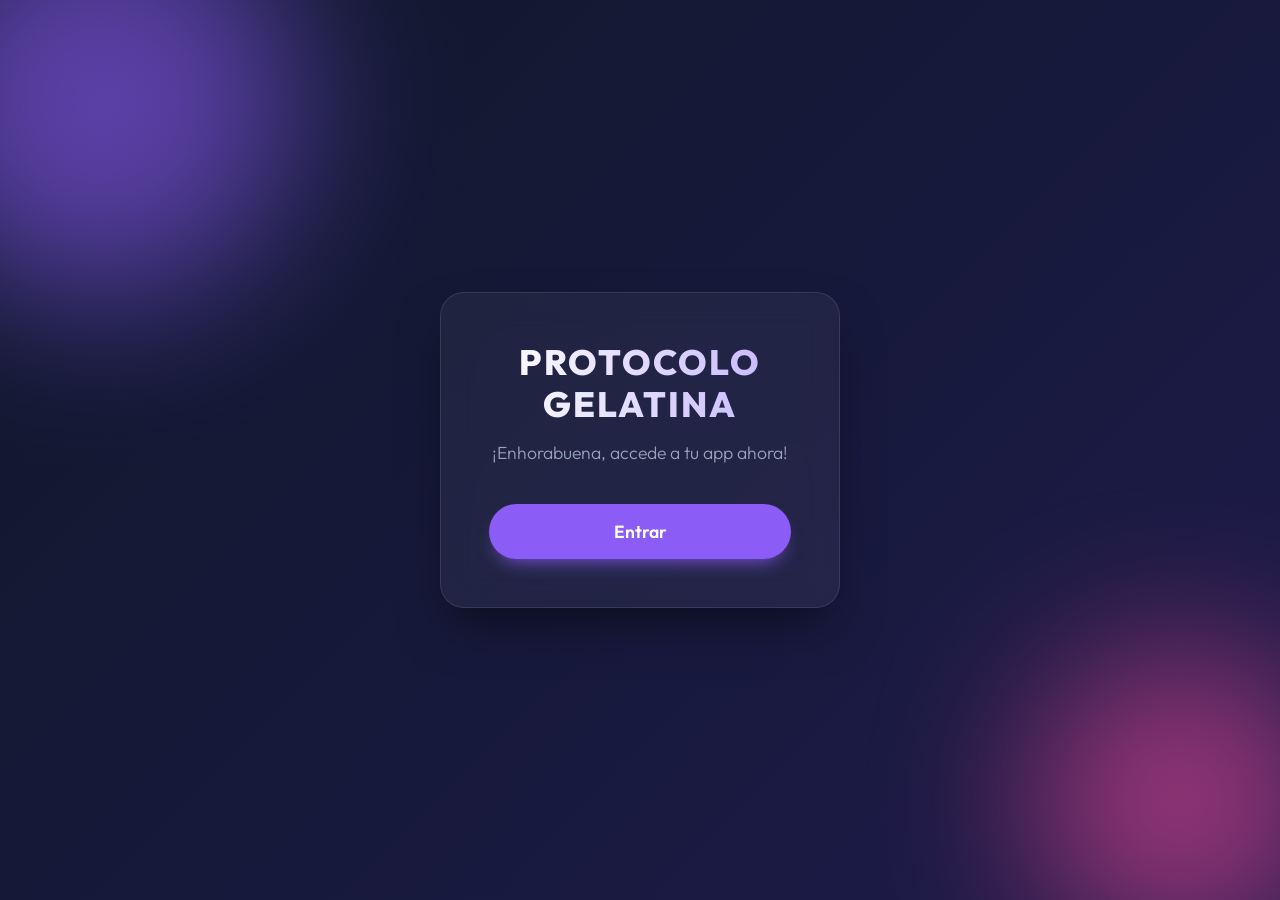
<file: index.html>
<!DOCTYPE html>
<html lang="es">

<head>
    <meta charset="UTF-8">
    <meta name="viewport" content="width=device-width, initial-scale=1.0">
    <title>Protocolo Gelatina</title>
    <!-- Modern Font -->
    <link rel="preconnect" href="https://fonts.googleapis.com">
    <link rel="preconnect" href="https://fonts.gstatic.com" crossorigin>
    <link href="https://fonts.googleapis.com/css2?family=Outfit:wght@300;400;600;800&display=swap" rel="stylesheet">
    <!-- Main Stylesheet -->
    <link rel="stylesheet" href="styles.css">
</head>

<body>

    <!-- LOGIN SCREEN -->
    <div id="login-view" class="view active">
        <div class="circle-blob blob-1"></div>
        <div class="circle-blob blob-2"></div>

        <div class="login-card glassmorphism">
            <h1 class="logo-title">PROTOCOLO<br>GELATINA</h1>
            <p class="subtitle">¡Enhorabuena, accede a tu app ahora!</p>
            <button id="btn-entrar" class="primary-btn">Entrar</button>
        </div>
    </div>

    <!-- MAIN APP SCREEN -->
    <div id="app-view" class="view">
        <!-- Main Content Area -->
        <div class="app-main">
            <header class="app-header glassmorphism-header">
                <div class="header-left">
                    <button id="back-btn" class="icon-btn" aria-label="Volver" style="display: none;">
                        <svg xmlns="http://www.w3.org/2000/svg" width="24" height="24" viewBox="0 0 24 24" fill="none"
                            stroke="currentColor" stroke-width="2" stroke-linecap="round" stroke-linejoin="round">
                            <line x1="19" y1="12" x2="5" y2="12"></line>
                            <polyline points="12 19 5 12 12 5"></polyline>
                        </svg>
                    </button>
                    <h2 id="current-module-title">Inicio</h2>
                </div>
                <div style="display: flex; gap: 1rem; align-items: center;">
                    <button id="btn-salir" class="secondary-btn">Salir</button>
                </div>
            </header>

            <main class="app-content">
                <div id="welcome-screen" class="welcome-screen active">
                    <div class="welcome-card glassmorphism" style="max-width: 800px; width: 90%; margin: 2rem auto;">
                        <h2>¡Hola! Te damos la bienvenida</h2>
                        <p class="welcome-text">Por favor, selecciona un módulo para comenzar tu aprendizaje.
                        </p>

                        <div class="modules-grid">
                            <div class="module-block module-btn module-calc" data-url="calculadora.html"
                                data-title="Calculadora">
                                <div class="module-icon">
                                    <svg xmlns="http://www.w3.org/2000/svg" width="32" height="32" viewBox="0 0 24 24"
                                        fill="none" stroke="currentColor" stroke-width="2" stroke-linecap="round"
                                        stroke-linejoin="round">
                                        <circle cx="12" cy="12" r="10"></circle>
                                        <polyline points="12 6 12 12 16 14"></polyline>
                                    </svg>
                                </div>
                                <div class="module-info">
                                    <h3>Calculadora de Horario Ideal</h3>
                                    <p>Descubre el momento perfecto</p>
                                </div>
                            </div>
                            <div class="module-block module-btn"
                                data-url="https://protocolo-gelatina-f9gvv18.gamma.site/"
                                data-title="Protocolo Gelatina">
                                <div class="module-icon">
                                    <svg xmlns="http://www.w3.org/2000/svg" width="32" height="32" viewBox="0 0 24 24"
                                        fill="none" stroke="currentColor" stroke-width="2" stroke-linecap="round"
                                        stroke-linejoin="round">
                                        <path d="M22 12h-4l-3 9L9 3l-3 9H2" />
                                    </svg>
                                </div>
                                <div class="module-info">
                                    <h3>Protocolo Gelatina</h3>
                                    <p>Tu viaje comienza aquí</p>
                                </div>
                            </div>
                            <div class="module-block module-btn"
                                data-url="https://errores-protocolo-gelati-kiu5r2c.gamma.site/" data-title="Módulo 2">
                                <div class="module-icon">
                                    <svg xmlns="http://www.w3.org/2000/svg" width="32" height="32" viewBox="0 0 24 24"
                                        fill="none" stroke="currentColor" stroke-width="2" stroke-linecap="round"
                                        stroke-linejoin="round">
                                        <path
                                            d="M14.5 2H6a2 2 0 0 0-2 2v16a2 2 0 0 0 2 2h12a2 2 0 0 0 2-2V7.5L14.5 2z" />
                                        <polyline points="14 2 14 8 20 8" />
                                        <line x1="16" y1="13" x2="8" y2="13" />
                                        <line x1="16" y1="17" x2="8" y2="17" />
                                        <line x1="10" y1="9" x2="8" y2="9" />
                                    </svg>
                                </div>
                                <div class="module-info">
                                    <h3>Módulo 2</h3>
                                    <p>Profundizando conocimientos</p>
                                </div>
                            </div>
                            <div class="module-block module-btn"
                                data-url="https://plan-gelatina-7-dias-1stclby.gamma.site/" data-title="Módulo 3">
                                <div class="module-icon">
                                    <svg xmlns="http://www.w3.org/2000/svg" width="32" height="32" viewBox="0 0 24 24"
                                        fill="none" stroke="currentColor" stroke-width="2" stroke-linecap="round"
                                        stroke-linejoin="round">
                                        <path d="M12 2v20M17 5H9.5a3.5 3.5 0 0 0 0 7h5a3.5 3.5 0 0 1 0 7H6" />
                                    </svg>
                                </div>
                                <div class="module-info">
                                    <h3>Módulo 3</h3>
                                    <p>Avanza al siguiente nivel</p>
                                </div>
                            </div>
                            <div class="module-block module-btn" data-url="https://5-recetas-fit-qtubk55.gamma.site/"
                                data-title="Bono">
                                <div class="module-icon">
                                    <svg xmlns="http://www.w3.org/2000/svg" width="32" height="32" viewBox="0 0 24 24"
                                        fill="none" stroke="currentColor" stroke-width="2" stroke-linecap="round"
                                        stroke-linejoin="round">
                                        <polyline points="20 12 20 22 4 22 4 12" />
                                        <rect x="2" y="7" width="20" height="5" />
                                        <line x1="12" y1="22" x2="12" y2="7" />
                                        <path d="M12 7H7.5a2.5 2.5 0 0 1 0-5C11 2 12 7 12 7z" />
                                        <path d="M12 7h4.5a2.5 2.5 0 0 0 0-5C13 2 12 7 12 7z" />
                                    </svg>
                                </div>
                                <div class="module-info">
                                    <h3>Bono</h3>
                                    <p>Contenido exclusivo</p>
                                </div>
                            </div>
                            <div class="module-block module-btn" data-url="https://www.youtube.com/embed/vDy6bUA7RuM"
                                data-title="Bono - frecuencia para bajar de peso">
                                <div class="module-icon">
                                    <svg xmlns="http://www.w3.org/2000/svg" width="32" height="32" viewBox="0 0 24 24"
                                        fill="none" stroke="currentColor" stroke-width="2" stroke-linecap="round"
                                        stroke-linejoin="round">
                                        <polygon points="5 3 19 12 5 21 5 3"></polygon>
                                    </svg>
                                </div>
                                <div class="module-info">
                                    <h3>Bono - frecuencia para bajar de peso</h3>
                                    <p>Contenido exclusivo</p>
                                </div>
                            </div>
                        </div>
                    </div>
                </div>

                <iframe id="content-frame" src="" frameborder="0" allowfullscreen title="Módulo" class="hidden">
                </iframe>
            </main>
        </div>
    </div>

    <!-- Scripts -->
    <script src="script.js"></script>
</body>

</html>
</file>
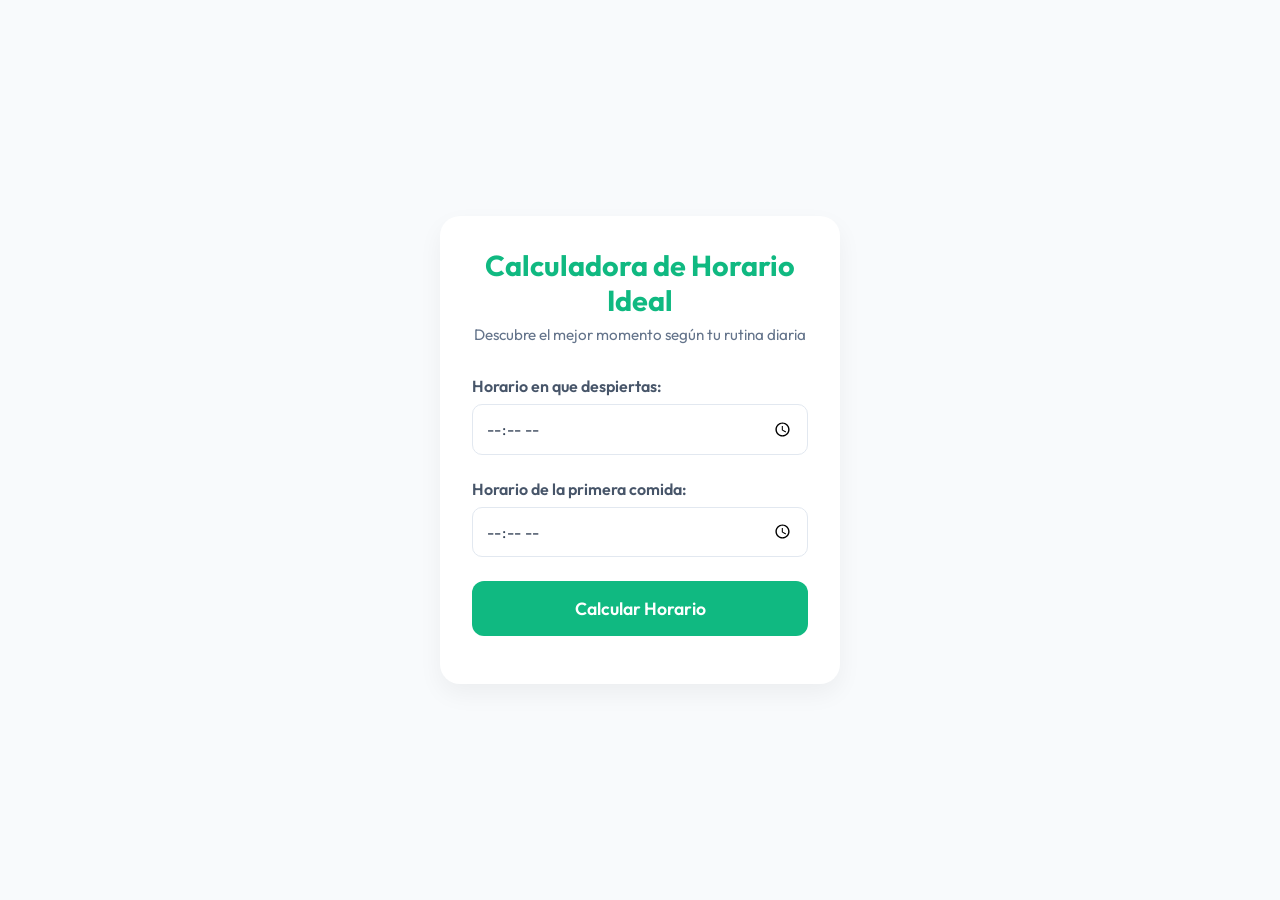
<file: calculadora.html>
<!DOCTYPE html>
<html lang="es">

<head>
    <meta charset="UTF-8">
    <meta name="viewport" content="width=device-width, initial-scale=1.0">
    <title>Calculadora de Horario Ideal</title>
    <link href="https://fonts.googleapis.com/css2?family=Outfit:wght@300;400;600;800&display=swap" rel="stylesheet">
    <style>
        :root {
            --bg-color: #f8fafc;
            --text-color: #334155;
            --primary-color: #10b981;
            --primary-hover: #059669;
            --card-bg: #ffffff;
            --border-color: #e2e8f0;
            --warning-color: #f59e0b;
            --font-main: 'Outfit', sans-serif;
        }

        * {
            box-sizing: border-box;
            margin: 0;
            padding: 0;
        }

        body {
            font-family: var(--font-main);
            background: var(--bg-color);
            color: var(--text-color);
            display: flex;
            justify-content: center;
            align-items: center;
            min-height: 100vh;
            padding: 1rem;
        }

        .container {
            background: var(--card-bg);
            border-radius: 20px;
            padding: 2rem;
            width: 100%;
            max-width: 400px;
            box-shadow: 0 10px 25px rgba(0, 0, 0, 0.05);
            text-align: center;
        }

        h1 {
            font-size: 1.8rem;
            color: var(--primary-color);
            margin-bottom: 0.5rem;
            line-height: 1.2;
        }

        p.subtitle {
            color: #64748b;
            font-size: 0.95rem;
            margin-bottom: 2rem;
        }

        .form-group {
            text-align: left;
            margin-bottom: 1.5rem;
        }

        label {
            display: block;
            margin-bottom: 0.5rem;
            font-weight: 600;
            color: #475569;
        }

        input[type="time"] {
            width: 100%;
            padding: 0.8rem;
            border: 1px solid var(--border-color);
            border-radius: 10px;
            font-size: 1rem;
            font-family: var(--font-main);
            color: var(--text-color);
            outline: none;
            transition: border-color 0.3s;
            cursor: pointer;
        }

        input[type="time"]:focus {
            border-color: var(--primary-color);
        }

        button {
            width: 100%;
            padding: 1rem;
            border: none;
            border-radius: 12px;
            font-size: 1.1rem;
            font-weight: 600;
            cursor: pointer;
            font-family: var(--font-main);
            transition: background 0.3s, transform 0.1s;
        }

        .btn-primary {
            background: var(--primary-color);
            color: white;
            margin-bottom: 1rem;
        }

        .btn-primary:hover {
            background: var(--primary-hover);
        }

        .btn-primary:active {
            transform: scale(0.98);
        }

        .btn-secondary {
            background: #f1f5f9;
            color: #475569;
            display: none;
        }

        .btn-secondary:hover {
            background: #e2e8f0;
        }

        .result-box {
            margin-top: 1.5rem;
            padding: 1.5rem;
            border-radius: 12px;
            background: #f8fafc;
            border: 1px solid var(--border-color);
            display: none;
        }

        .result-box.active {
            display: block;
            animation: fadeIn 0.5s ease;
        }

        .result-box h3 {
            font-size: 1.2rem;
            margin-bottom: 0.5rem;
            color: var(--text-color);
        }

        .message-success {
            color: var(--primary-color);
            font-weight: 600;
            margin-top: 0.5rem;
            display: block;
        }

        .message-warning {
            color: var(--warning-color);
            font-weight: 600;
            margin-top: 0.5rem;
            display: block;
        }

        .timer-display {
            font-size: 2.5rem;
            font-weight: 800;
            color: var(--primary-color);
            margin: 1rem 0;
            display: none;
        }

        @keyframes fadeIn {
            from {
                opacity: 0;
                transform: translateY(10px);
            }

            to {
                opacity: 1;
                transform: translateY(0);
            }
        }
    </style>
</head>

<body>
    <div class="container">
        <h1>Calculadora de Horario Ideal</h1>
        <p class="subtitle">Descubre el mejor momento según tu rutina diaria</p>

        <div class="form-group">
            <label for="wake-time">Horario en que despiertas:</label>
            <input type="time" id="wake-time" required>
        </div>

        <div class="form-group">
            <label for="meal-time">Horario de la primera comida:</label>
            <input type="time" id="meal-time" required>
        </div>

        <button id="calc-btn" class="btn-primary">Calcular Horario</button>

        <div id="result" class="result-box">
            <h3 id="recommendation"></h3>
            <p id="wait-time"></p>
            <span id="msg-status"></span>
        </div>

        <div id="timer-display" class="timer-display">30:00</div>
        <button id="timer-btn" class="btn-secondary">Iniciar Temporizador</button>
    </div>

    <script>
        const wakeTimeInput = document.getElementById('wake-time');
        const mealTimeInput = document.getElementById('meal-time');
        const calcBtn = document.getElementById('calc-btn');
        const resultBox = document.getElementById('result');
        const recommendationEl = document.getElementById('recommendation');
        const waitTimeEl = document.getElementById('wait-time');
        const msgStatusEl = document.getElementById('msg-status');
        const timerDisplay = document.getElementById('timer-display');
        const timerBtn = document.getElementById('timer-btn');

        let timerInterval;

        calcBtn.addEventListener('click', () => {
            const wakeVal = wakeTimeInput.value;
            const mealVal = mealTimeInput.value;

            if (!wakeVal || !mealVal) {
                alert("Por favor, completa ambos horarios.");
                return;
            }

            const getMinutes = (timeStr) => {
                const [h, m] = timeStr.split(':').map(Number);
                return h * 60 + m;
            };

            let wakeMins = getMinutes(wakeVal);
            let mealMins = getMinutes(mealVal);

            if (mealMins < wakeMins) {
                mealMins += 24 * 60;
            }

            const diff = mealMins - wakeMins;
            const formatTime = (totalMins) => {
                const normalized = totalMins % (24 * 60);
                const h = Math.floor(normalized / 60).toString().padStart(2, '0');
                const m = (normalized % 60).toString().padStart(2, '0');
                return `${h}:${m}`;
            };

            const idealMins = wakeMins + 15;
            const idealTimeStr = formatTime(idealMins);
            let waitBeforeMeal = mealMins - idealMins;

            recommendationEl.textContent = `Horario recomendado: ${idealTimeStr}`;

            msgStatusEl.className = '';
            if (diff < 45) {
                waitTimeEl.textContent = "El tiempo entre despertar y comer es muy corto.";
                msgStatusEl.textContent = "⚠ Ajusta tu rutina para mejores resultados";
                msgStatusEl.classList.add('message-warning');
            } else {
                waitTimeEl.textContent = `Tiempo de espera antes de comer: ${waitBeforeMeal} minutos.`;
                msgStatusEl.textContent = "✔ Horario adecuado";
                msgStatusEl.classList.add('message-success');
            }

            resultBox.classList.add('active');
            timerBtn.style.display = 'block';
            resetTimer();
        });

        function resetTimer() {
            clearInterval(timerInterval);
            timerDisplay.style.display = 'none';
            timerDisplay.textContent = '30:00';
            timerBtn.textContent = 'Iniciar Temporizador';
            timerBtn.disabled = false;
        }

        timerBtn.addEventListener('click', () => {
            if (timerDisplay.style.display === 'block') return;

            timerDisplay.style.display = 'block';
            timerBtn.disabled = true;

            let timeLeft = 30 * 60;

            const updateDisplay = () => {
                const m = Math.floor(timeLeft / 60).toString().padStart(2, '0');
                const s = (timeLeft % 60).toString().padStart(2, '0');
                timerDisplay.textContent = `${m}:${s}`;
            };

            updateDisplay();

            timerInterval = setInterval(() => {
                timeLeft--;
                updateDisplay();

                if (timeLeft <= 0) {
                    clearInterval(timerInterval);
                    timerDisplay.textContent = "00:00";
                    alert("Ya puedes continuar con tu rutina.");
                    timerBtn.textContent = 'Temporizador finalizado';
                }
            }, 1000);
        });
    </script>
</body>

</html>
</file>
<file: styles.css>
/* Base Variables and Reset */
:root {
    --bg-gradient: linear-gradient(135deg, #0f172a 0%, #1e1b4b 100%);
    --card-bg: rgba(255, 255, 255, 0.05);
    --card-border: rgba(255, 255, 255, 0.1);
    --text-primary: #ffffff;
    --text-secondary: #94a3b8;
    --accent: #8b5cf6;
    --accent-hover: #7c3aed;
    --font-main: 'Outfit', sans-serif;
}

* {
    margin: 0;
    padding: 0;
    box-sizing: border-box;
}

body,
html {
    width: 100%;
    height: 100%;
    font-family: var(--font-main);
    background: var(--bg-gradient);
    color: var(--text-primary);
    overflow: hidden;
    /* App view handles internal scrolling if needed */
}

/* Views Management */
.view {
    position: absolute;
    top: 0;
    left: 0;
    width: 100%;
    height: 100%;
    opacity: 0;
    pointer-events: none;
    visibility: hidden;
    transition: opacity 0.5s ease-in-out, transform 0.5s ease-in-out, visibility 0.5s;
    transform: scale(0.95);
    display: flex;
}

.view.active {
    opacity: 1;
    pointer-events: auto;
    visibility: visible;
    transform: scale(1);
    transition: opacity 0.5s ease-in-out, transform 0.5s ease-in-out;
}

/* ------ LOGIN VIEW ------ */
#login-view {
    flex-direction: column;
    justify-content: center;
    align-items: center;
    position: relative;
    overflow: hidden;
}

/* Background Blobs for depth */
.circle-blob {
    position: absolute;
    border-radius: 50%;
    filter: blur(80px);
    z-index: -1;
    opacity: 0.6;
}

.blob-1 {
    width: 400px;
    height: 400px;
    background: #8b5cf6;
    top: -100px;
    left: -100px;
    animation: drift 10s infinite alternate ease-in-out;
}

.blob-2 {
    width: 300px;
    height: 300px;
    background: #ec4899;
    bottom: -50px;
    right: -50px;
    animation: drift 12s infinite alternate-reverse ease-in-out;
}

@keyframes drift {
    0% {
        transform: translateY(0) scale(1);
    }

    100% {
        transform: translateY(50px) scale(1.1);
    }
}

/* Glassmorphism Card */
.glassmorphism {
    background: var(--card-bg);
    backdrop-filter: blur(16px);
    -webkit-backdrop-filter: blur(16px);
    border: 1px solid var(--card-border);
    border-radius: 24px;
    padding: 3rem;
    text-align: center;
    box-shadow: 0 25px 50px -12px rgba(0, 0, 0, 0.5);
    max-width: 400px;
    width: 90%;
    transform: translateY(20px);
    animation: slideUp 0.8s cubic-bezier(0.16, 1, 0.3, 1) forwards;
}

@keyframes slideUp {
    to {
        transform: translateY(0);
    }
}

.logo-title {
    font-size: 2.2rem;
    font-weight: 800;
    letter-spacing: 2px;
    background: linear-gradient(to right, #ffffff, #c4b5fd);
    -webkit-background-clip: text;
    background-clip: text;
    -webkit-text-fill-color: transparent;
    margin-bottom: 1rem;
    line-height: 1.2;
}

.subtitle {
    color: var(--text-secondary);
    font-size: 1.1rem;
    font-weight: 300;
    margin-bottom: 2.5rem;
}

/* Buttons */
.primary-btn {
    background: var(--accent);
    color: white;
    border: none;
    padding: 1rem 2.5rem;
    font-size: 1.1rem;
    font-weight: 600;
    border-radius: 50px;
    cursor: pointer;
    font-family: inherit;
    transition: all 0.3s ease;
    box-shadow: 0 10px 20px -10px var(--accent);
    width: 100%;
}

.primary-btn:hover {
    background: var(--accent-hover);
    transform: translateY(-2px);
    box-shadow: 0 15px 25px -10px var(--accent);
}

.primary-btn:active {
    transform: translateY(0);
}

.secondary-btn {
    background: transparent;
    color: white;
    border: 1px solid rgba(255, 255, 255, 0.2);
    padding: 0.5rem 1.2rem;
    border-radius: 20px;
    font-size: 0.9rem;
    cursor: pointer;
    transition: all 0.2s ease;
    font-family: inherit;
}

.secondary-btn:hover {
    background: rgba(255, 255, 255, 0.1);
}

/* ------ MAIN APP VIEW ------ */
#app-view {
    background: #000;
    flex-direction: row;
    /* Sidebar layout */
}



/* App Main Area */
.app-main {
    flex: 1;
    display: flex;
    flex-direction: column;
    height: 100%;
}

.glassmorphism-header {
    background: rgba(15, 23, 42, 0.8);
    backdrop-filter: blur(12px);
    -webkit-backdrop-filter: blur(12px);
    border-bottom: 1px solid var(--card-border);
    padding: 1rem 2rem;
    display: flex;
    justify-content: space-between;
    align-items: center;
    z-index: 10;
}

.glassmorphism-header h2 {
    font-size: 1.2rem;
    font-weight: 600;
    color: #e2e8f0;
}

.app-content {
    flex: 1;
    width: 100%;
    position: relative;
    background: #0f172a;
    /* Fallback */
    overflow: hidden;
}

.app-content iframe {
    position: absolute;
    top: 0;
    left: 0;
    width: 100%;
    height: 100%;
    border: none;
    transition: opacity 0.3s ease;
    opacity: 1;
}

.app-content iframe.hidden {
    opacity: 0;
    pointer-events: none;
}

/* Welcome Screen */
.welcome-screen {
    position: absolute;
    top: 0;
    left: 0;
    width: 100%;
    height: 100%;
    display: flex;
    justify-content: center;
    align-items: flex-start;
    opacity: 0;
    pointer-events: none;
    transition: opacity 0.4s ease;
    z-index: 5;
    overflow-y: auto;
    padding: 2rem 1rem 4rem 1rem;
}

.welcome-screen.active {
    opacity: 1;
    pointer-events: all;
}

.welcome-card {
    display: flex;
    flex-direction: column;
    align-items: center;
    padding: 3rem;
    width: 100%;
    max-width: 800px;
    margin: auto;
    animation: slideUp 0.6s cubic-bezier(0.16, 1, 0.3, 1) forwards;
}

.welcome-card h2 {
    font-size: 2rem;
    font-weight: 700;
    margin-bottom: 1rem;
    background: linear-gradient(to right, #ffffff, #c4b5fd);
    -webkit-background-clip: text;
    background-clip: text;
    -webkit-text-fill-color: transparent;
}

.welcome-text {
    font-size: 1.1rem;
    color: var(--text-secondary);
    margin-bottom: 2rem;
    line-height: 1.5;
}

.coming-soon-badge {
    display: flex;
    align-items: center;
    gap: 0.5rem;
    background: rgba(139, 92, 246, 0.2);
    border: 1px solid rgba(139, 92, 246, 0.3);
    color: #c4b5fd;
    padding: 0.6rem 1.2rem;
    border-radius: 50px;
    font-size: 0.9rem;
    font-weight: 500;
}

/* Header Left to hold hamburger and title */
.header-left {
    display: flex;
    align-items: center;
    gap: 1rem;
}

.icon-btn {
    background: transparent;
    color: var(--text-primary);
    border: none;
    cursor: pointer;
    display: flex;
    padding: 0.5rem;
    border-radius: 8px;
    align-items: center;
    justify-content: center;
    transition: background 0.3s ease;
}

/* Modules Grid */
.modules-grid {
    display: grid;
    grid-template-columns: repeat(auto-fit, minmax(280px, 1fr));
    gap: 1.5rem;
    width: 100%;
    margin-top: 2rem;
}

.module-block {
    background: linear-gradient(145deg, rgba(255, 255, 255, 0.05) 0%, rgba(255, 255, 255, 0.02) 100%);
    border: 1px solid rgba(255, 255, 255, 0.1);
    padding: 2rem 1.5rem;
    border-radius: 20px;
    cursor: pointer;
    transition: all 0.4s cubic-bezier(0.175, 0.885, 0.32, 1.275);
    display: flex;
    flex-direction: column;
    align-items: center;
    justify-content: center;
    text-align: center;
    gap: 1rem;
    box-shadow: 0 4px 15px rgba(0, 0, 0, 0.1);
    position: relative;
    overflow: hidden;
}

.module-block::before {
    content: '';
    position: absolute;
    top: 0;
    left: 0;
    width: 100%;
    height: 100%;
    background: linear-gradient(135deg, rgba(139, 92, 246, 0.2) 0%, transparent 100%);
    opacity: 0;
    transition: opacity 0.4s ease;
    z-index: 0;
}

.module-icon {
    background: rgba(139, 92, 246, 0.15);
    color: #c4b5fd;
    padding: 1rem;
    border-radius: 50%;
    display: flex;
    align-items: center;
    justify-content: center;
    transition: all 0.3s ease;
    z-index: 1;
}

.module-info {
    z-index: 1;
}

.module-block h3 {
    font-size: 1.3rem;
    font-weight: 700;
    color: var(--text-primary);
    margin-bottom: 0.3rem;
    letter-spacing: 0.5px;
}

.module-block p {
    font-size: 0.9rem;
    color: var(--text-secondary);
}

.module-block:hover {
    transform: translateY(-8px) scale(1.02);
    border-color: rgba(139, 92, 246, 0.4);
    box-shadow: 0 15px 30px -10px rgba(139, 92, 246, 0.4);
}

.module-block:hover::before {
    opacity: 1;
}

.module-block:hover .module-icon {
    background: var(--accent);
    color: white;
    transform: scale(1.1);
}

/* Calculator Highlight Style */
.module-calc {
    background: linear-gradient(145deg, rgba(236, 72, 153, 0.1) 0%, rgba(139, 92, 246, 0.1) 100%);
    border-color: rgba(236, 72, 153, 0.3);
}

.module-calc::before {
    background: linear-gradient(135deg, rgba(236, 72, 153, 0.3) 0%, rgba(139, 92, 246, 0.3) 100%);
}

.module-calc .module-icon {
    background: linear-gradient(135deg, #ec4899, #8b5cf6);
    color: white;
    box-shadow: 0 4px 15px rgba(236, 72, 153, 0.3);
}

.module-calc:hover {
    border-color: rgba(236, 72, 153, 0.6);
    box-shadow: 0 15px 30px -10px rgba(236, 72, 153, 0.5);
}


/* --- RESPONSIVE DESIGN --- */

@media (max-width: 768px) {

    /* Login Screen Responsiveness */
    .glassmorphism {
        padding: 2rem;
    }

    .logo-title {
        font-size: 1.8rem;
    }

    .blob-1 {
        width: 250px;
        height: 250px;
    }

    .blob-2 {
        width: 200px;
        height: 200px;
    }

    .modules-grid {
        grid-template-columns: 1fr;
    }

    .glassmorphism-header h2 {
        font-size: 1rem;
    }

    .secondary-btn {
        padding: 0.4rem 0.8rem;
        font-size: 0.8rem;
    }
}
</file>
